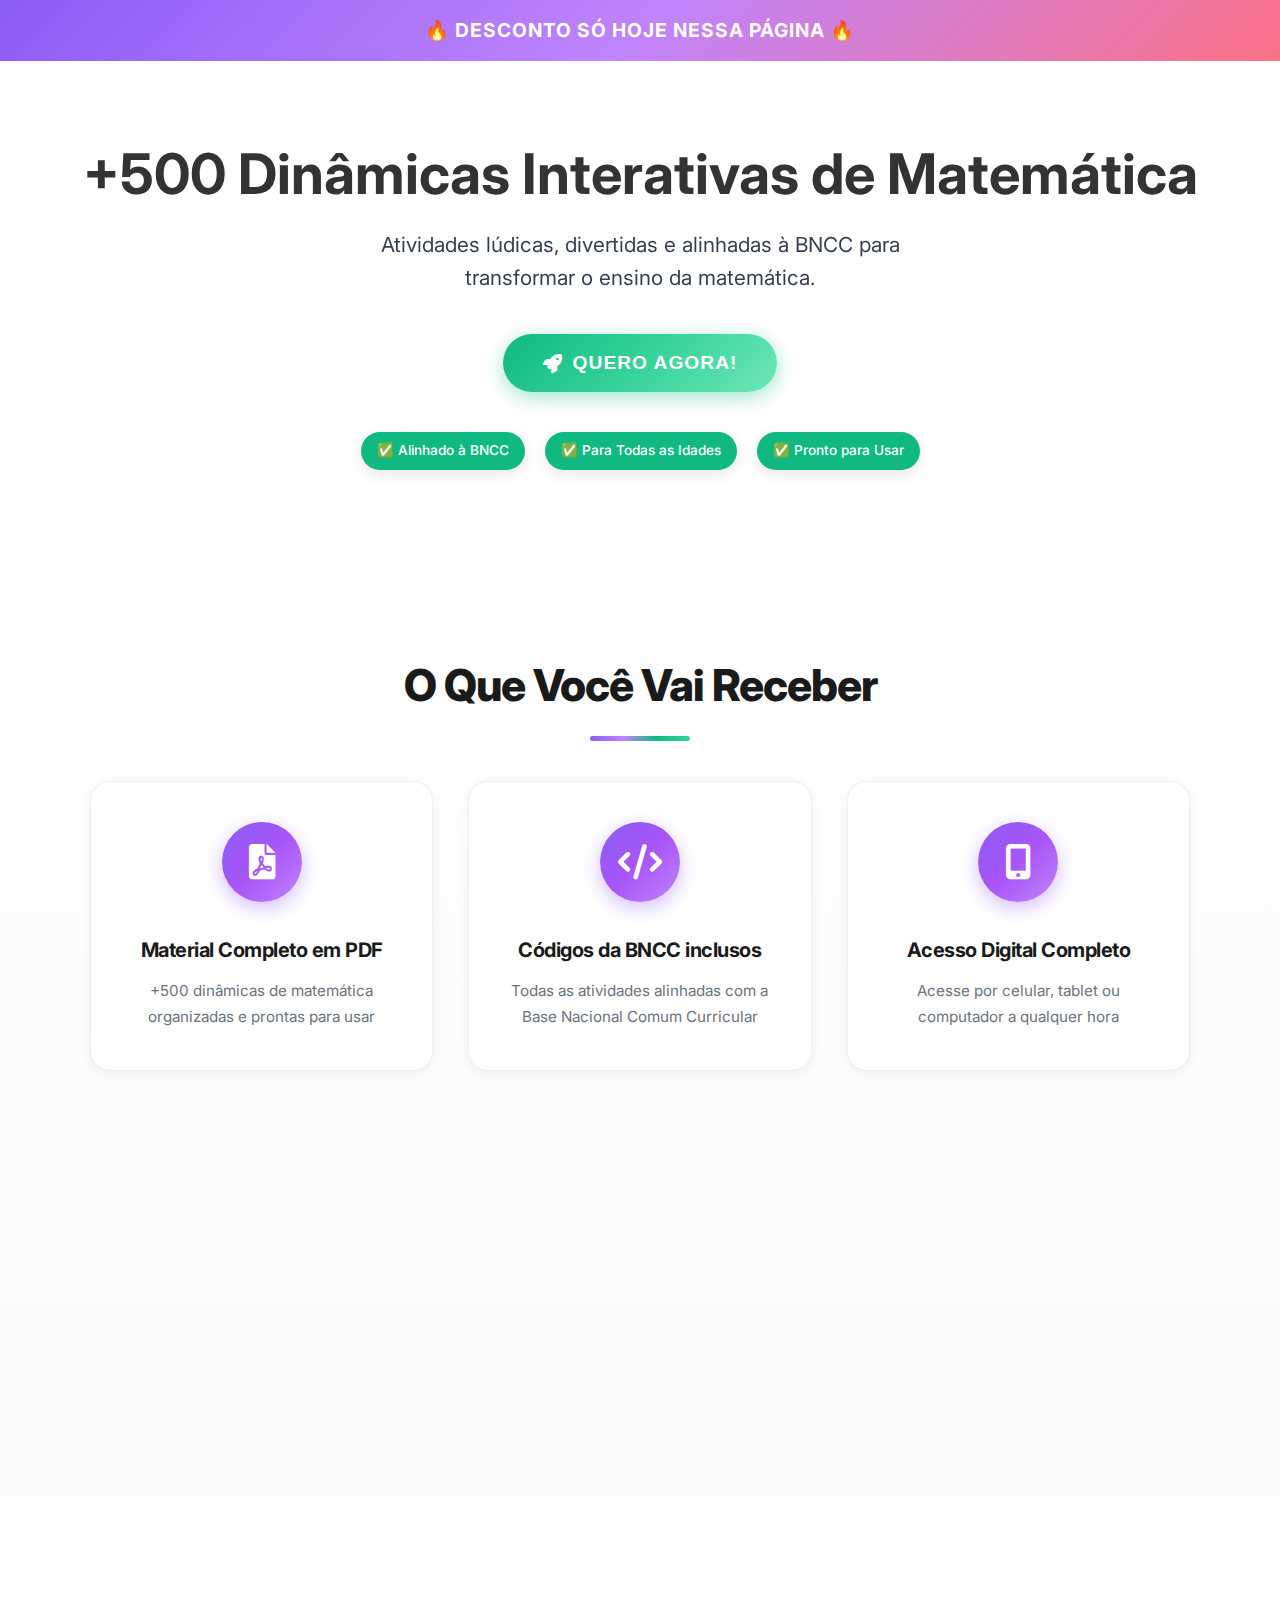
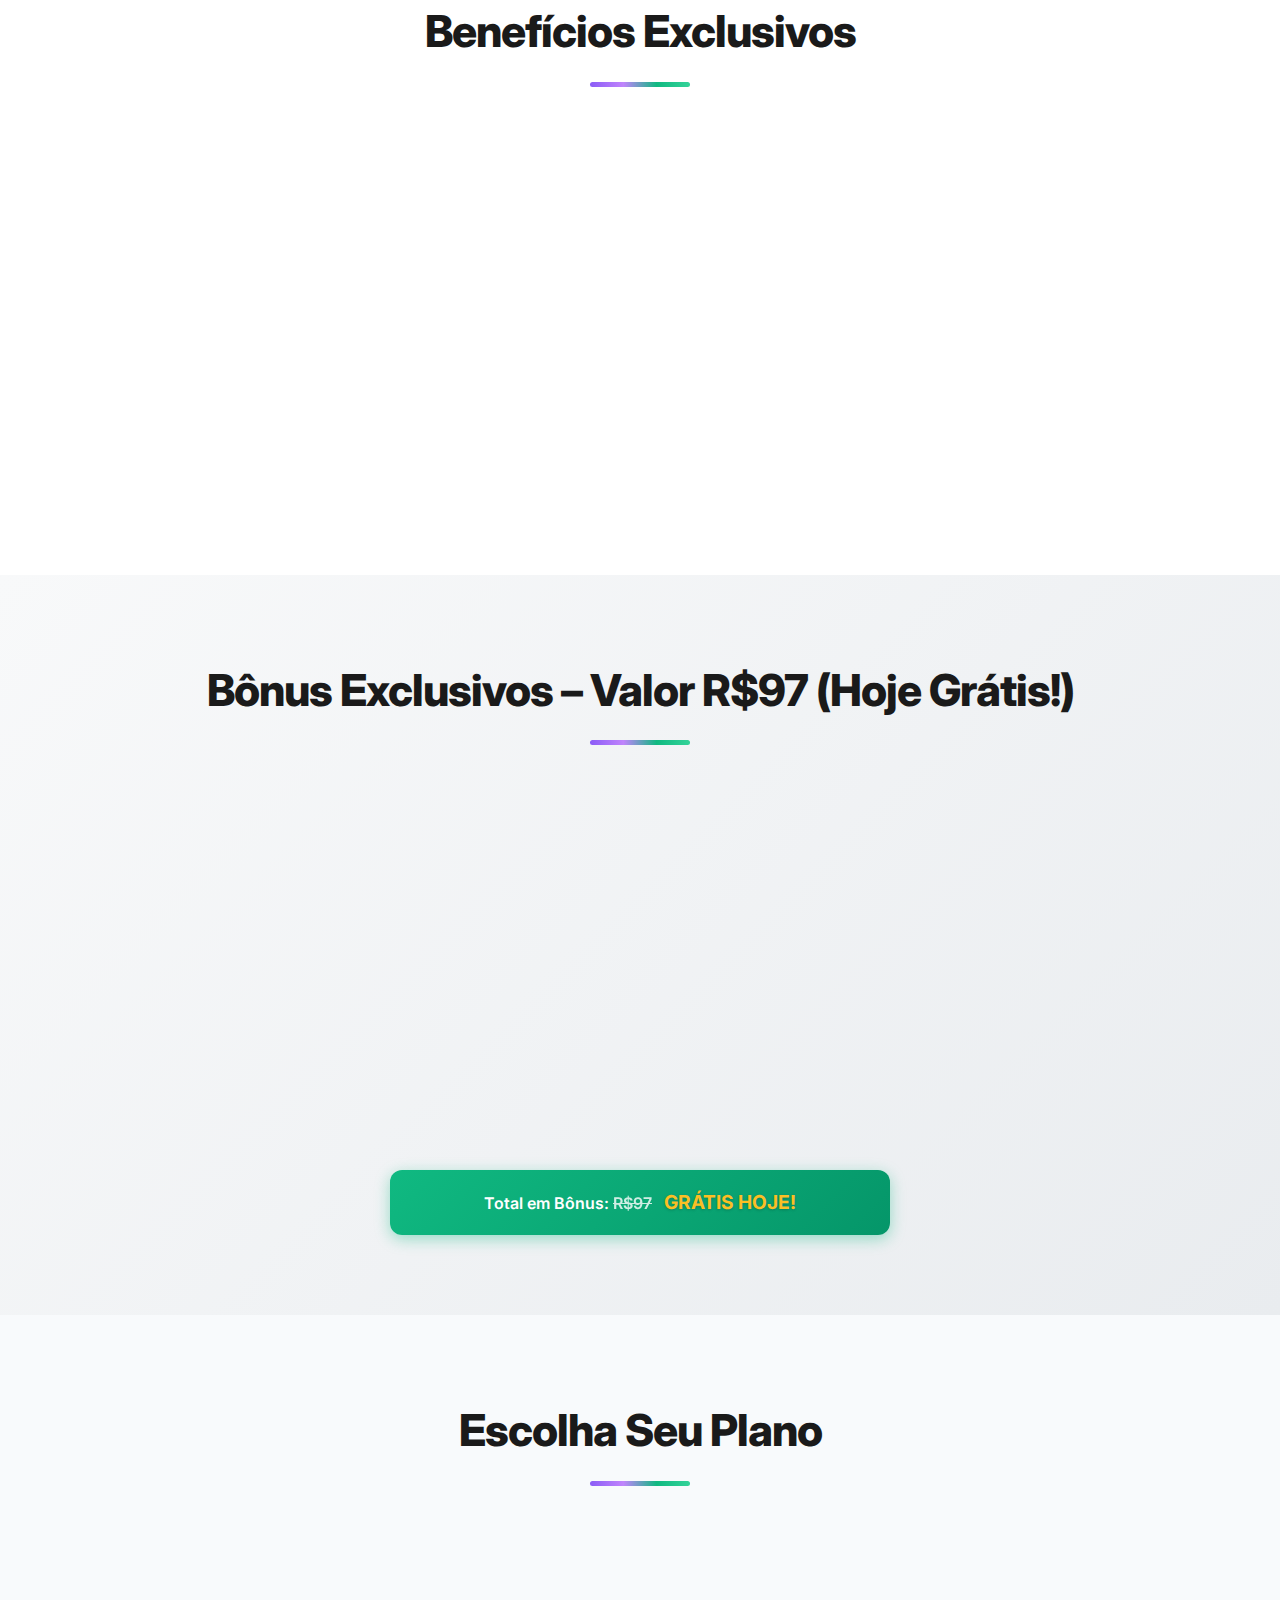
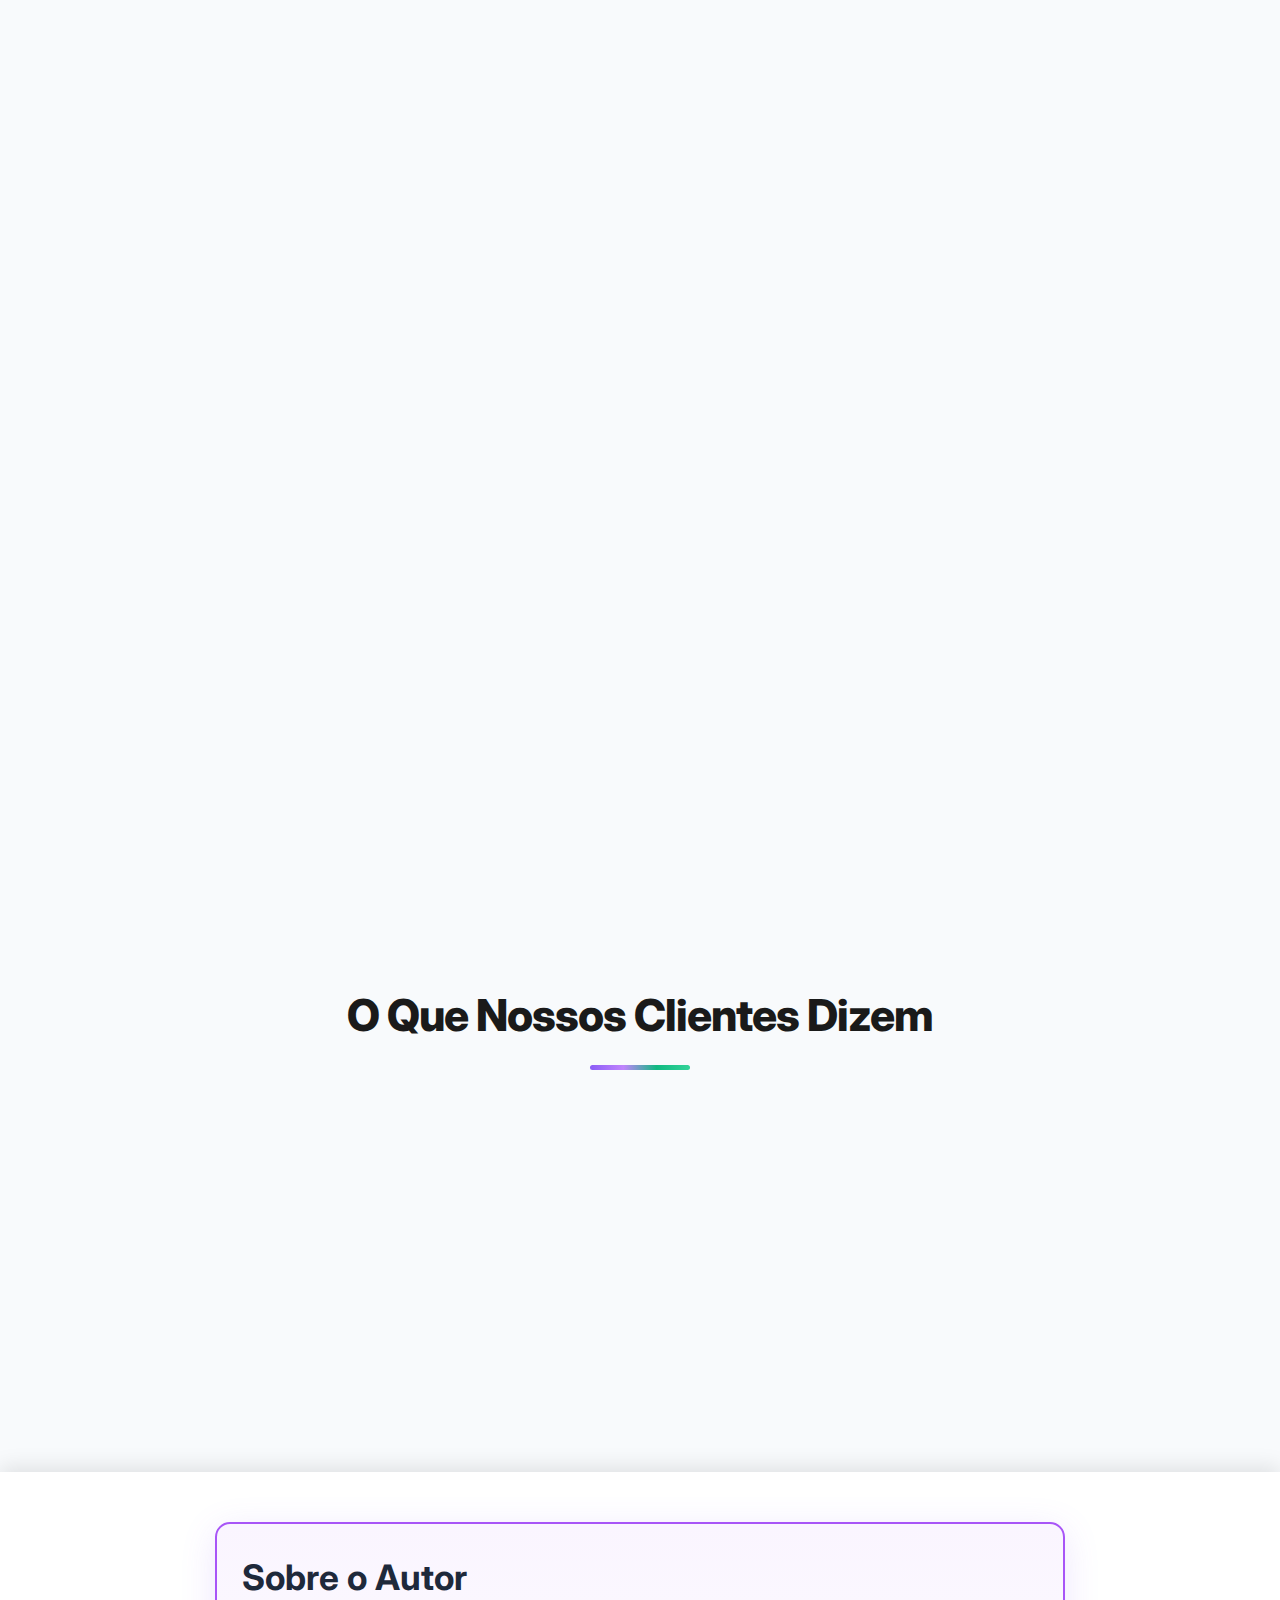
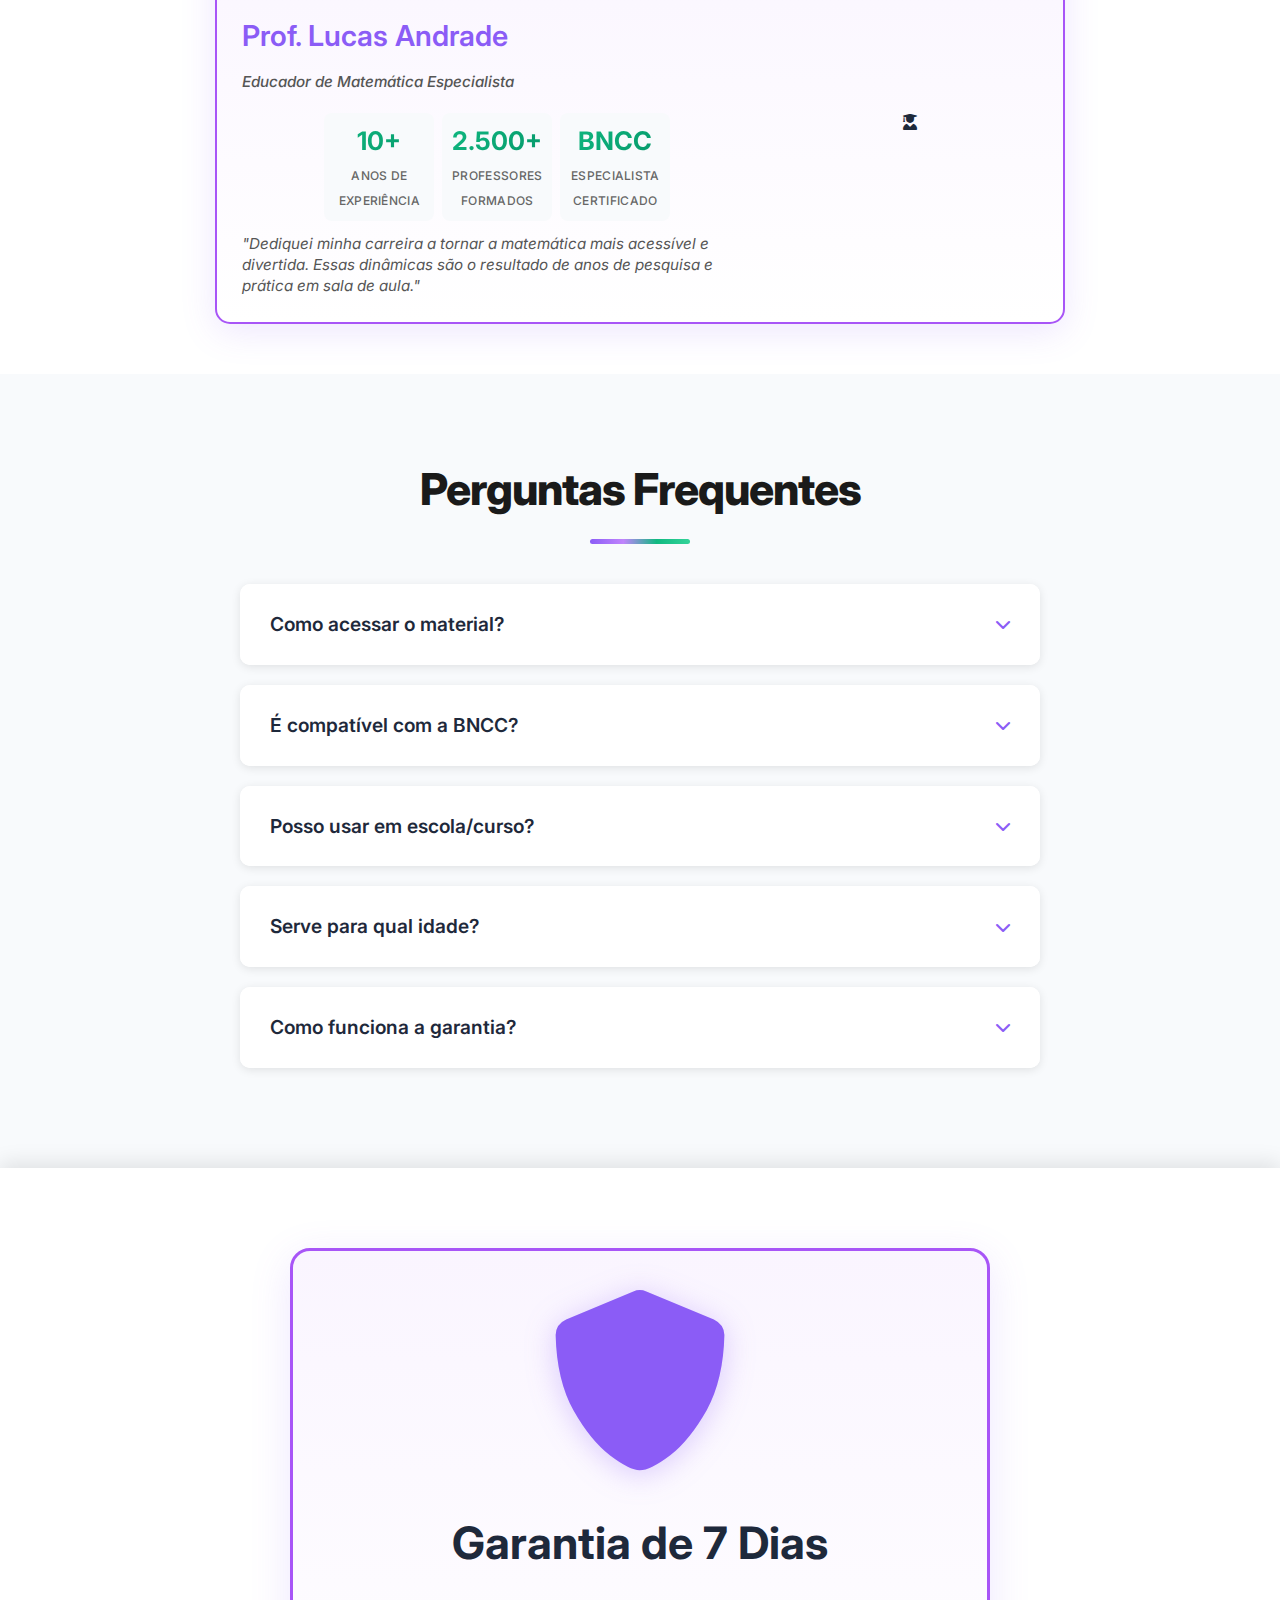
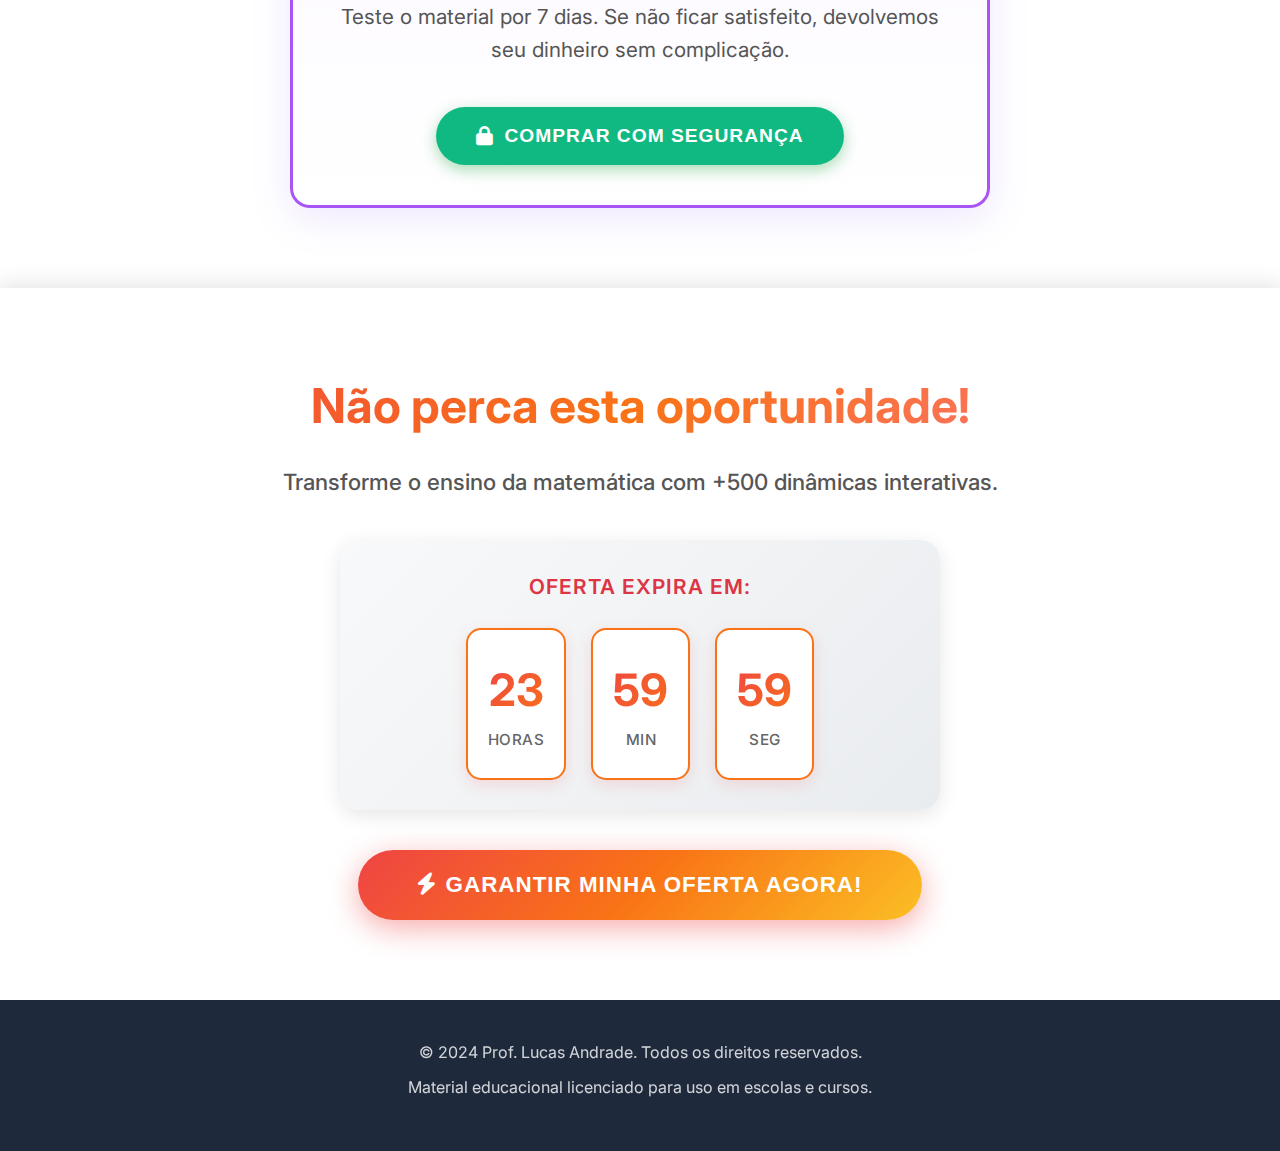
<file: index.html>
<!DOCTYPE html>
<html lang="pt-BR">
<head>
    <meta charset="UTF-8">
    <meta name="viewport" content="width=device-width, initial-scale=1.0">
    <title>+500 Dinâmicas Interativas de Matemática - Oferta Especial</title>
    <link rel="stylesheet" href="style.css">
    <link href="https://cdnjs.cloudflare.com/ajax/libs/font-awesome/6.0.0/css/all.min.css" rel="stylesheet">
    <link href="https://fonts.googleapis.com/css2?family=Inter:wght@300;400;500;600;700&display=swap" rel="stylesheet">
</head>
<body>
    <!-- Topo com aviso de urgência -->
    <div class="urgency-banner">
        <div class="container">
            <h2 class="urgency-text">🔥 DESCONTO SÓ HOJE NESSA PÁGINA 🔥</h2>
        </div>
    </div>

    <!-- Hero Section -->
    <section class="hero">
        <div class="container">
            <div class="hero-content">
                <h1 class="hero-title">+500 Dinâmicas Interativas de Matemática</h1>
                <p class="hero-subtitle">Atividades lúdicas, divertidas e alinhadas à BNCC para transformar o ensino da matemática.</p>
                <button class="cta-button hero-cta" onclick="scrollToPlans()">
                    <i class="fas fa-rocket"></i> QUERO AGORA!
                </button>
                <div class="hero-badges">
                    <div class="badge">✅ Alinhado à BNCC</div>
                    <div class="badge">✅ Para Todas as Idades</div>
                    <div class="badge">✅ Pronto para Usar</div>
                </div>
            </div>
        </div>
    </section>

    <!-- O Que Você Vai Receber -->
    <section class="what-you-get">
        <div class="container">
            <h2 class="section-title">O Que Você Vai Receber</h2>
            <div class="benefits-grid">
                <div class="benefit-card">
                    <i class="fas fa-file-pdf benefit-icon"></i>
                    <h3>Material Completo em PDF</h3>
                    <p>+500 dinâmicas de matemática organizadas e prontas para usar</p>
                </div>
                <div class="benefit-card">
                    <i class="fas fa-code benefit-icon"></i>
                    <h3>Códigos da BNCC inclusos</h3>
                    <p>Todas as atividades alinhadas com a Base Nacional Comum Curricular</p>
                </div>
                <div class="benefit-card">
                    <i class="fas fa-mobile-alt benefit-icon"></i>
                    <h3>Acesso Digital Completo</h3>
                    <p>Acesse por celular, tablet ou computador a qualquer hora</p>
                </div>
                <div class="benefit-card">
                    <i class="fas fa-print benefit-icon"></i>
                    <h3>Pronto para Imprimir</h3>
                    <p>Material formatado para impressão em qualquer tamanho</p>
                </div>
            </div>
        </div>
    </section>

    <!-- Benefícios Exclusivos -->
    <section class="exclusive-benefits">
        <div class="container">
            <h2 class="section-title">Benefícios Exclusivos</h2>
            <div class="exclusive-grid">
                <div class="exclusive-card">
                    <i class="fas fa-users exclusive-icon"></i>
                    <h3>Para Todas as Idades</h3>
                    <p>Atividades adaptadas desde educação infantil até ensino médio</p>
                </div>
                <div class="exclusive-card">
                    <i class="fas fa-check-circle exclusive-icon"></i>
                    <h3>100% Compatível BNCC</h3>
                    <p>Todas as dinâmicas seguem rigorosamente a Base Nacional</p>
                </div>
                <div class="exclusive-card">
                    <i class="fas fa-sync-alt exclusive-icon"></i>
                    <h3>Atualizações Mensais</h3>
                    <p>Novas dinâmicas adicionadas todo mês sem custo extra</p>
                </div>
                <div class="exclusive-card">
                    <i class="fas fa-gamepad exclusive-icon"></i>
                    <h3>Aprendizado Divertido</h3>
                    <p>Metodologia lúdica que engaja e motiva os alunos</p>
                </div>
            </div>
        </div>
    </section>

    <!-- Bônus Exclusivos -->
    <section class="bonus-section">
        <div class="container">
            <h2 class="section-title">Bônus Exclusivos – Valor R$97 (Hoje Grátis!)</h2>
            <div class="bonus-grid">
                <div class="bonus-card">
                    <div class="bonus-value">R$27</div>
                    <i class="fas fa-certificate bonus-icon"></i>
                    <h3>Certificado de Matemática</h3>
                    <p>Certificado oficial para comprovar sua especialização</p>
                </div>
                <div class="bonus-card">
                    <div class="bonus-value">R$37</div>
                    <i class="fas fa-puzzle-piece bonus-icon"></i>
                    <h3>Jogos Interativos de Matemática</h3>
                    <p>Coleção completa de jogos digitais educativos</p>
                </div>
                <div class="bonus-card">
                    <div class="bonus-value">R$33</div>
                    <i class="fas fa-question-circle bonus-icon"></i>
                    <h3>100 Perguntas de Matemática</h3>
                    <p>Banco de questões para avaliações e exercícios</p>
                </div>
            </div>
            <div class="total-bonus">
                <h3>Total em Bônus: <span class="line-through">R$97</span> <span class="free">GRÁTIS HOJE!</span></h3>
            </div>
        </div>
    </section>

    <!-- Planos de Oferta -->
    <section class="pricing-plans" id="plans">
        <div class="container">
            <h2 class="section-title">Escolha Seu Plano</h2>
            <div class="plans-grid">
                <div class="plan-card basic">
                    <h3>Plano Básico</h3>
                    <div class="price">
                        <span class="old-price">R$97</span>
                        <span class="new-price">R$10,00</span>
                        <span class="period">pagamento único</span>
                        <div class="savings-amount">Você economiza R$87,00</div>
                    </div>
                    <ul class="plan-features">
                        <li><i class="fas fa-check"></i> +500 Dinâmicas de Matemática PDF</li>
                        <li><i class="fas fa-check"></i> Compatível com BNCC</li>
                        <li><i class="fas fa-check"></i> Acesso digital</li>
                        <li><i class="fas fa-check"></i> Garantia de 7 dias</li>
                    </ul>
                    <button class="plan-button basic-button">ESCOLHER BÁSICO</button>
                </div>
                <div class="plan-card premium popular">
                    <div class="popular-badge">MAIS POPULAR</div>
                    <h3>Plano Premium</h3>
                    <div class="price">
                        <span class="old-price">R$256</span>
                        <span class="new-price">R$27,00</span>
                        <span class="period">pagamento único</span>
                        <div class="savings-amount">Você economiza R$229,00 + R$97 em bônus</div>
                    </div>
                    <div class="premium-social-proof">
                        <p class="purchase-count">+1736 pessoas escolheram essa oferta</p>
                    </div>
                    <ul class="plan-features">
                        <li><i class="fas fa-check"></i> +500 Dinâmicas de Matemática PDF</li>
                        <li><i class="fas fa-check"></i> Compatível com BNCC</li>
                        <li><i class="fas fa-check"></i> Acesso digital</li>
                        <li class="bonus-item"><i class="fas fa-gift"></i> BÔNUS: Certificado de Matemática</li>
                        <li class="bonus-item"><i class="fas fa-gift"></i> BÔNUS: Jogos Interativos de Matemática</li>
                        <li class="bonus-item"><i class="fas fa-gift"></i> BÔNUS: 100 Perguntas de Matemática</li>
                        <li><i class="fas fa-check"></i> Atualizações mensais</li>
                        <li><i class="fas fa-check"></i> Suporte prioritário</li>
                        <li><i class="fas fa-check"></i> Garantia de 7 dias</li>
                    </ul>
                    <button class="plan-button premium-button">ESCOLHER PREMIUM</button>
                </div>
            </div>
        </div>
    </section>

    <!-- Depoimentos -->
    <section class="testimonials">
        <div class="container">
            <h2 class="section-title">O Que Nossos Clientes Dizem</h2>
            <div class="testimonials-grid">
                <div class="testimonial-card">
                    <div class="stars">★★★★★</div>
                    <p>"As dinâmicas transformaram minhas aulas! Meus alunos nunca estiveram tão engajados com matemática. Material excepcional!"</p>
                    <div class="testimonial-author">
                        <i class="fas fa-user-circle"></i>
                        <div>
                            <strong>Prof. Ana Silva</strong>
                            <span>Professora de Matemática - SP</span>
                        </div>
                    </div>
                </div>
                <div class="testimonial-card">
                    <div class="stars">★★★★★</div>
                    <p>"Meu filho sempre teve dificuldades em matemática. Com essas atividades, ele começou a gostar da matéria. Recomendo!"</p>
                    <div class="testimonial-author">
                        <i class="fas fa-user-circle"></i>
                        <div>
                            <strong>Carlos Santos</strong>
                            <span>Pai de Aluno - RJ</span>
                        </div>
                    </div>
                </div>
                <div class="testimonial-card">
                    <div class="stars">★★★★★</div>
                    <p>"Implementamos na nossa escola e os resultados foram incríveis. Os professores adoraram e os alunos melhoraram muito!"</p>
                    <div class="testimonial-author">
                        <i class="fas fa-user-circle"></i>
                        <div>
                            <strong>Marisa Oliveira</strong>
                            <span>Coordenadora Escolar - MG</span>
                        </div>
                    </div>
                </div>
            </div>
        </div>
    </section>

    <!-- Sobre o Autor -->
    <section class="about-author">
        <div class="container">
            <div class="author-content">
                <div class="author-info">
                    <h2>Sobre o Autor</h2>
                    <h3>Prof. Lucas Andrade</h3>
                    <p class="author-title">Educador de Matemática Especialista</p>
                    <div class="author-stats">
                        <div class="stat">
                            <strong>10+</strong>
                            <span>Anos de Experiência</span>
                        </div>
                        <div class="stat">
                            <strong>2.500+</strong>
                            <span>Professores Formados</span>
                        </div>
                        <div class="stat">
                            <strong>BNCC</strong>
                            <span>Especialista Certificado</span>
                        </div>
                    </div>
                    <p>"Dediquei minha carreira a tornar a matemática mais acessível e divertida. Essas dinâmicas são o resultado de anos de pesquisa e prática em sala de aula."</p>
                </div>
                <div class="author-image">
                    <i class="fas fa-user-graduate"></i>
                </div>
            </div>
        </div>
    </section>

    <!-- FAQ -->
    <section class="faq">
        <div class="container">
            <h2 class="section-title">Perguntas Frequentes</h2>
            <div class="faq-list">
                <div class="faq-item">
                    <div class="faq-question" onclick="toggleFaq(this)">
                        <h3>Como acessar o material?</h3>
                        <i class="fas fa-chevron-down"></i>
                    </div>
                    <div class="faq-answer">
                        <p>Após a compra, você receberá um link para download por email. O material estará disponível em PDF para acesso imediato.</p>
                    </div>
                </div>
                <div class="faq-item">
                    <div class="faq-question" onclick="toggleFaq(this)">
                        <h3>É compatível com a BNCC?</h3>
                        <i class="fas fa-chevron-down"></i>
                    </div>
                    <div class="faq-answer">
                        <p>Sim! Todas as 500+ dinâmicas foram desenvolvidas seguindo rigorosamente a Base Nacional Comum Curricular, com códigos específicos inclusos.</p>
                    </div>
                </div>
                <div class="faq-item">
                    <div class="faq-question" onclick="toggleFaq(this)">
                        <h3>Posso usar em escola/curso?</h3>
                        <i class="fas fa-chevron-down"></i>
                    </div>
                    <div class="faq-answer">
                        <p>Absolutamente! O material é licenciado para uso educacional em escolas, cursos e aulas particulares sem restrições.</p>
                    </div>
                </div>
                <div class="faq-item">
                    <div class="faq-question" onclick="toggleFaq(this)">
                        <h3>Serve para qual idade?</h3>
                        <i class="fas fa-chevron-down"></i>
                    </div>
                    <div class="faq-answer">
                        <p>O material abrange desde educação infantil até ensino médio, com atividades adaptadas para cada faixa etária e nível de conhecimento.</p>
                    </div>
                </div>
                <div class="faq-item">
                    <div class="faq-question" onclick="toggleFaq(this)">
                        <h3>Como funciona a garantia?</h3>
                        <i class="fas fa-chevron-down"></i>
                    </div>
                    <div class="faq-answer">
                        <p>Oferecemos 7 dias de garantia total. Se não ficar satisfeito, devolvemos 100% do seu dinheiro sem perguntas.</p>
                    </div>
                </div>
            </div>
        </div>
    </section>

    <!-- Garantia -->
    <section class="guarantee">
        <div class="container">
            <div class="guarantee-content">
                <div class="guarantee-badge">
                    <i class="fas fa-shield-alt"></i>
                </div>
                <h2>Garantia de 7 Dias</h2>
                <p>Teste o material por 7 dias. Se não ficar satisfeito, devolvemos seu dinheiro sem complicação.</p>
                <button class="cta-button guarantee-cta" onclick="scrollToPlans()">
                    <i class="fas fa-lock"></i> COMPRAR COM SEGURANÇA
                </button>
            </div>
        </div>
    </section>

    <!-- Seção Final de Urgência -->
    <section class="final-urgency">
        <div class="container">
            <h2>Não perca esta oportunidade!</h2>
            <p>Transforme o ensino da matemática com +500 dinâmicas interativas.</p>
            <div class="urgency-timer">
                <div class="timer-text">Oferta expira em:</div>
                <div class="countdown" id="countdown">
                    <div class="time-unit">
                        <span class="time-number" id="hours">23</span>
                        <span class="time-label">Horas</span>
                    </div>
                    <div class="time-unit">
                        <span class="time-number" id="minutes">59</span>
                        <span class="time-label">Min</span>
                    </div>
                    <div class="time-unit">
                        <span class="time-number" id="seconds">59</span>
                        <span class="time-label">Seg</span>
                    </div>
                </div>
            </div>
            <button class="cta-button final-cta" onclick="scrollToPlans()">
                <i class="fas fa-bolt"></i> GARANTIR MINHA OFERTA AGORA!
            </button>
        </div>
    </section>

    <!-- Footer -->
    <footer class="footer">
        <div class="container">
            <p>&copy; 2024 Prof. Lucas Andrade. Todos os direitos reservados.</p>
            <p>Material educacional licenciado para uso em escolas e cursos.</p>
        </div>
    </footer>

    <script src="script.js"></script>
</body>
</html>
</file>
<file: style.css>
/* Reset e Configurações Básicas */
* {
    margin: 0;
    padding: 0;
    box-sizing: border-box;
}

body {
    font-family: 'Inter', Arial, sans-serif;
    line-height: 1.6;
    color: #333;
    overflow-x: hidden;
}

.container {
    max-width: 1200px;
    margin: 0 auto;
    padding: 0 20px;
}

/* Cores Principais - Tema Yoga */
:root {
    --primary-blue: #8B5CF6;
    --primary-green: #10B981;
    --dark-blue: #7C3AED;
    --dark-green: #059669;
    --light-gray: #f8fafc;
    --dark-gray: #1e293b;
    --border-color: #e2e8f0;
    --yoga-purple: #A855F7;
    --yoga-sage: #34D399;
    --yoga-lavender: #C084FC;
    --yoga-coral: #FB7185;
    --yoga-gold: #FBBF24;
}

/* Animações */
@keyframes fadeInUp {
    from {
        opacity: 0;
        transform: translateY(30px);
    }
    to {
        opacity: 1;
        transform: translateY(0);
    }
}

@keyframes pulse {
    0% { transform: scale(1); }
    50% { transform: scale(1.05); }
    100% { transform: scale(1); }
}

@keyframes pulseSoft {
    0% { transform: scale(1); }
    50% { transform: scale(1.05); }
    100% { transform: scale(1); }
}

@keyframes bounce {
    0%, 20%, 50%, 80%, 100% {
        transform: translateY(0);
    }
    40% {
        transform: translateY(-10px);
    }
    60% {
        transform: translateY(-5px);
    }
}

/* Topo com Aviso de Urgência */
.urgency-banner {
    background: linear-gradient(135deg, #8B5CF6 0%, #C084FC 50%, #FB7185 100%);
    color: white;
    text-align: center;
    padding: 15px 0;
    position: relative;
    box-shadow: 0 4px 15px rgba(139, 92, 246, 0.3);
}

.urgency-text {
    font-size: 1.2rem;
    font-weight: 700;
    text-transform: uppercase;
    letter-spacing: 1px;
}

/* Hero Section */
.hero {
    background: white;
    color: var(--dark-gray);
    padding: 80px 0;
    text-align: center;
    position: relative;
    overflow: hidden;
}

.hero::before {
    content: '';
    position: absolute;
    top: 0;
    left: 0;
    right: 0;
    bottom: 0;
    background: url('data:image/svg+xml,<svg xmlns="http://www.w3.org/2000/svg" viewBox="0 0 100 100"><defs><pattern id="grid" width="10" height="10" patternUnits="userSpaceOnUse"><path d="M 10 0 L 0 0 0 10" fill="none" stroke="rgba(255,255,255,0.1)" stroke-width="1"/></pattern></defs><rect width="100" height="100" fill="url(%23grid)"/></svg>');
    opacity: 0.1;
}

.hero-content {
    position: relative;
    z-index: 2;
    animation: fadeInUp 1s ease;
}

.hero-title {
    font-size: 3.5rem;
    font-weight: 700;
    margin-bottom: 20px;
    line-height: 1.2;
    color: #333;
}

.number-500 {
    color: #A855F7;
    font-weight: 800;
    text-shadow: 0 2px 10px rgba(168, 85, 247, 0.3);
}

.bonus-text {
    color: var(--primary-green);
    font-weight: 800;
}

@keyframes gradient-shift {
    0%, 100% { background-position: 0% 50%; }
    50% { background-position: 100% 50%; }
}

@keyframes pulse-glow {
    from { 
        filter: brightness(1) saturate(1); 
        transform: scale(1);
    }
    to { 
        filter: brightness(1.2) saturate(1.3); 
        transform: scale(1.02);
    }
}

.hero-subtitle {
    font-size: 1.3rem;
    margin-bottom: 40px;
    opacity: 0.9;
    max-width: 600px;
    margin-left: auto;
    margin-right: auto;
}

.video-card {
    max-width: 350px;
    margin: 0 auto 40px;
    background: linear-gradient(145deg, #1a1a2e 0%, #16213e 50%, #0f0f23 100%);
    border-radius: 20px;
    padding: 15px;
    box-shadow: 0 20px 60px rgba(0,0,0,0.4), 0 0 0 1px rgba(255,255,255,0.05);
}

.video-card-inner {
    position: relative;
    border-radius: 12px;
    overflow: hidden;
    cursor: pointer;
    background: #000;
}

.video-poster {
    width: 100%;
    height: auto;
    display: block;
    border-radius: 12px;
}

.video-card video {
    width: 100%;
    height: auto;
    border-radius: 12px;
    display: block;
    background: #000;
}

.video-card iframe {
    border-radius: 12px;
}

.video-wrapper {
    max-width: 350px;
    margin: 0 auto 30px auto;
}

.play-overlay {
    position: absolute;
    top: 0;
    left: 0;
    right: 0;
    bottom: 0;
    display: flex;
    align-items: center;
    justify-content: center;
    background: rgba(0,0,0,0.3);
    transition: background 0.3s ease;
}

.video-card-inner:hover .play-overlay {
    background: rgba(0,0,0,0.4);
}

.play-icon {
    width: 70px;
    height: 70px;
    background: rgba(255,255,255,0.95);
    border-radius: 50%;
    display: flex;
    align-items: center;
    justify-content: center;
    transition: all 0.3s ease;
    box-shadow: 0 5px 30px rgba(0,0,0,0.3);
}

.play-icon i {
    color: #1a1a2e;
    font-size: 24px;
    margin-left: 4px;
}

.video-card-inner:hover .play-icon {
    transform: scale(1.1);
    box-shadow: 0 8px 40px rgba(0,0,0,0.4);
}

.play-overlay.hidden {
    display: none;
}

.video-caption {
    text-align: center;
    color: rgba(255,255,255,0.8);
    font-size: 0.95rem;
    margin-top: 15px;
    margin-bottom: 0;
}

.cta-button {
    background: linear-gradient(135deg, #10B981 0%, #34D399 50%, #6EE7B7 100%);
    color: white;
    border: none;
    padding: 18px 40px;
    font-size: 1.2rem;
    font-weight: 600;
    border-radius: 50px;
    cursor: pointer;
    transition: all 0.3s ease;
    text-transform: uppercase;
    letter-spacing: 1px;
    box-shadow: 0 5px 20px rgba(16, 185, 129, 0.4);
    display: inline-flex;
    align-items: center;
    gap: 10px;
    animation: pulseSoft 2s ease-in-out infinite;
}

.cta-button:hover {
    background: linear-gradient(135deg, #059669 0%, #10B981 100%);
    transform: translateY(-3px);
    box-shadow: 0 10px 30px rgba(16, 185, 129, 0.5);
}

.hero-cta {
    margin-bottom: 40px;
    animation: bounce 2s infinite;
}

.hero-badges {
    display: flex;
    justify-content: center;
    gap: 20px;
    flex-wrap: wrap;
}

.badge {
    background: var(--primary-green);
    color: white;
    padding: 8px 16px;
    border-radius: 20px;
    font-size: 0.85rem;
    font-weight: 500;
    box-shadow: 0 4px 15px rgba(0,0,0,0.1);
    transition: all 0.3s ease;
}

.badge:hover {
    transform: translateY(-2px);
    box-shadow: 0 8px 25px rgba(0,0,0,0.2);
}

/* Seções Gerais */
.about-author {
    padding: 50px 0;
}

section {
    padding: 80px 0;
}

.section-title {
    text-align: center;
    font-size: 2.75rem;
    font-weight: 800;
    margin-bottom: 60px;
    color: #1a1a1a;
    position: relative;
    letter-spacing: -1px;
}

.section-title::after {
    content: '';
    width: 100px;
    height: 5px;
    background: linear-gradient(90deg, #8B5CF6, #C084FC, #10B981, #34D399);
    position: absolute;
    bottom: -20px;
    left: 50%;
    transform: translateX(-50%);
    border-radius: 10px;
}

/* O Que Você Vai Receber */
.what-you-get {
    background: linear-gradient(180deg, #ffffff 0%, #f8f9fa 100%);
    padding: 100px 0;
}

.benefits-grid {
    display: grid;
    grid-template-columns: repeat(auto-fit, minmax(260px, 1fr));
    gap: 35px;
    max-width: 1100px;
    margin: 0 auto;
}

.benefit-card {
    background: #ffffff;
    padding: 40px 30px;
    border-radius: 20px;
    text-align: center;
    box-shadow: 0 2px 12px rgba(0,0,0,0.05);
    transition: all 0.3s ease;
    border: 1px solid rgba(0,0,0,0.06);
    position: relative;
}

.benefit-card:hover {
    transform: translateY(-5px);
    box-shadow: 0 8px 25px rgba(0,0,0,0.08);
}

.benefit-icon {
    font-size: 2.2rem;
    color: white;
    margin: 0 auto 25px;
    background: linear-gradient(135deg, #8B5CF6 0%, #A855F7 50%, #C084FC 100%);
    width: 80px;
    height: 80px;
    border-radius: 50%;
    display: flex;
    align-items: center;
    justify-content: center;
    transition: all 0.3s ease;
    box-shadow: 0 6px 20px rgba(139, 92, 246, 0.4);
    line-height: 1;
    position: relative;
}

.benefit-icon::before {
    position: absolute;
    top: 50%;
    left: 50%;
    transform: translate(-50%, -50%);
}

.benefit-card:hover .benefit-icon {
    transform: translateY(-3px) scale(1.08);
    box-shadow: 0 8px 25px rgba(139, 92, 246, 0.5);
}

.benefit-card h3 {
    font-size: 1.25rem;
    font-weight: 700;
    margin-bottom: 12px;
    color: #1a1a1a;
    transition: color 0.3s ease;
    letter-spacing: -0.5px;
}

.benefit-card:hover h3 {
    color: var(--primary-blue);
}

.benefit-card p {
    color: #6b7280;
    line-height: 1.7;
    font-size: 0.95rem;
    font-weight: 400;
}

/* Benefícios Exclusivos */
.exclusive-benefits {
    padding: 100px 0;
    background: #ffffff;
}

.exclusive-grid {
    display: grid;
    grid-template-columns: repeat(auto-fit, minmax(240px, 1fr));
    gap: 35px;
    max-width: 1100px;
    margin: 0 auto;
}

.exclusive-card {
    text-align: center;
    padding: 40px 30px;
    border-radius: 20px;
    transition: all 0.3s ease;
    background: #ffffff;
    box-shadow: 0 2px 12px rgba(0,0,0,0.05);
    border: 1px solid rgba(0,0,0,0.06);
    position: relative;
}

.exclusive-card:hover {
    transform: translateY(-5px);
    box-shadow: 0 8px 25px rgba(0,0,0,0.08);
}

.exclusive-icon {
    font-size: 2.2rem;
    color: white;
    margin: 0 auto 25px;
    background: linear-gradient(135deg, #10B981 0%, #34D399 50%, #6EE7B7 100%);
    width: 80px;
    height: 80px;
    border-radius: 50%;
    display: flex;
    align-items: center;
    justify-content: center;
    transition: all 0.3s ease;
    box-shadow: 0 6px 20px rgba(16, 185, 129, 0.4);
    line-height: 1;
    position: relative;
}

.exclusive-icon::before {
    position: absolute;
    top: 50%;
    left: 50%;
    transform: translate(-50%, -50%);
}

.exclusive-card:hover .exclusive-icon {
    transform: translateY(-3px) scale(1.08);
    box-shadow: 0 8px 25px rgba(16, 185, 129, 0.5);
}

.exclusive-card h3 {
    font-size: 1.25rem;
    font-weight: 700;
    margin-bottom: 12px;
    color: #1a1a1a;
    transition: color 0.3s ease;
    letter-spacing: -0.5px;
}

.exclusive-card:hover h3 {
    color: var(--primary-green);
}

.exclusive-card p {
    color: #6b7280;
    line-height: 1.7;
    font-size: 0.95rem;
    font-weight: 400;
}

/* Bônus Section */
.bonus-section {
    background: linear-gradient(135deg, #f8f9fa, #e9ecef);
}

.bonus-grid {
    display: grid;
    grid-template-columns: repeat(auto-fit, minmax(300px, 1fr));
    gap: 30px;
    margin-bottom: 40px;
}

.bonus-card {
    background: linear-gradient(180deg, #ecfdf5 0%, #ffffff 100%);
    padding: 40px 30px;
    border-radius: 20px;
    text-align: center;
    position: relative;
    box-shadow: 0 4px 15px rgba(16, 185, 129, 0.15);
    border: 2px solid #34D399;
    transition: all 0.3s ease;
    overflow: visible;
}

.bonus-card:hover {
    transform: translateY(-8px);
    box-shadow: 0 12px 35px rgba(16, 185, 129, 0.25);
    border-color: #10B981;
}

.bonus-value {
    color: #EF4444;
    font-weight: 700;
    font-size: 1.2rem;
    text-decoration: line-through;
    margin: 10px 0;
    display: block;
}

.bonus-icon {
    font-size: 3rem;
    color: var(--primary-green);
    margin-bottom: 20px;
}

.bonus-image {
    margin-bottom: 20px;
    display: flex;
    justify-content: center;
    align-items: center;
}

.bonus-image img {
    max-width: 100%;
    width: 320px;
    height: 240px;
    object-fit: cover;
    border-radius: 15px;
    box-shadow: 0 4px 15px rgba(0,0,0,0.1);
    transition: transform 0.3s ease;
}

.bonus-image img:hover {
    transform: scale(1.05);
}

.bonus-card h3 {
    font-size: 1.3rem;
    font-weight: 700;
    margin-bottom: 5px;
    margin-top: 20px;
    color: var(--dark-gray);
}

.bonus-card p {
    color: #666;
    line-height: 1.6;
}

.total-bonus {
    text-align: center;
    padding: 18px 25px;
    background: linear-gradient(135deg, #10B981 0%, #059669 100%);
    color: white;
    border-radius: 12px;
    font-size: 1rem;
    max-width: 500px;
    margin: 0 auto;
    box-shadow: 0 4px 15px rgba(16, 185, 129, 0.4);
}

.total-bonus h3 {
    font-size: 1rem;
    font-weight: 600;
    margin: 0;
    line-height: 1.5;
}

.line-through {
    text-decoration: line-through;
    opacity: 0.8;
    font-size: 1rem;
}

.free {
    font-weight: 700;
    font-size: 1.2rem;
    color: #FBBF24;
    margin-left: 8px;
    text-shadow: 0 1px 3px rgba(0,0,0,0.2);
}

/* Cronômetro dos Planos */
.plans-timer {
    text-align: center;
    margin-bottom: 40px;
    padding: 20px 25px;
    background: linear-gradient(135deg, #EF4444 0%, #F97316 50%, #FB7185 100%);
    border-radius: 16px;
    max-width: 480px;
    margin-left: auto;
    margin-right: auto;
    box-shadow: 0 4px 20px rgba(239, 68, 68, 0.35);
}

.plans-timer .timer-text {
    font-size: 0.95rem;
    margin-bottom: 15px;
    font-weight: 600;
    color: white;
    text-transform: uppercase;
    letter-spacing: 0.5px;
}

.countdown-plans {
    display: flex;
    justify-content: center;
    gap: 15px;
    margin-bottom: 0;
}

.countdown-plans .time-unit {
    background: white;
    padding: 15px 12px;
    border-radius: 12px;
    min-width: 75px;
    box-shadow: 0 2px 8px rgba(0,0,0,0.08);
    border: none;
    transition: transform 0.2s ease;
}

.countdown-plans .time-unit:hover {
    transform: translateY(-2px);
}

.countdown-plans .time-number {
    display: block;
    font-size: 2rem;
    font-weight: 700;
    color: #EF4444;
    line-height: 1;
    margin-bottom: 5px;
}

.countdown-plans .time-label {
    font-size: 0.75rem;
    color: #666;
    font-weight: 600;
    text-transform: uppercase;
    letter-spacing: 0.5px;
}

/* Planos de Preços */
.pricing-plans {
    background: var(--light-gray);
}

.plans-grid {
    display: grid;
    grid-template-columns: repeat(auto-fit, minmax(350px, 1fr));
    gap: 40px;
    max-width: 800px;
    margin: 0 auto;
}

.plan-card {
    background: white;
    padding: 30px 25px;
    border-radius: 12px;
    text-align: left;
    position: relative;
    box-shadow: 0 2px 8px rgba(0,0,0,0.1);
    transition: transform 0.3s ease;
    border: 1px solid #e9ecef;
}

.plan-card:hover {
    transform: translateY(-2px);
    box-shadow: 0 4px 12px rgba(0,0,0,0.15);
}

.plan-card.popular {
    border: 3px solid #A855F7;
    transform: none;
    background: linear-gradient(180deg, #faf5ff 0%, #ffffff 100%);
}

.popular-badge {
    position: absolute;
    top: -15px;
    left: 50%;
    transform: translateX(-50%);
    background: linear-gradient(135deg, #8B5CF6 0%, #A855F7 50%, #C084FC 100%);
    color: white;
    padding: 8px 20px;
    border-radius: 25px;
    font-weight: 600;
    font-size: 0.9rem;
    text-transform: uppercase;
    box-shadow: 0 4px 15px rgba(168, 85, 247, 0.4);
}

.plan-card h3 {
    font-size: 1.8rem;
    font-weight: 700;
    margin-bottom: 20px;
    color: var(--dark-gray);
    text-align: center;
}

.price {
    margin-bottom: 10px;
    text-align: center;
}

.savings-amount {
    font-size: 0.9rem;
    color: var(--primary-green);
    font-weight: 600;
    text-align: center;
    margin-bottom: 20px;
}

.old-price {
    font-size: 1.2rem;
    text-decoration: line-through;
    color: #999;
    display: block;
}

.new-price {
    font-size: 3rem;
    font-weight: 700;
    color: var(--primary-green);
    display: block;
}

.period {
    font-size: 0.9rem;
    color: #666;
}

.plan-features {
    list-style: none;
    margin-bottom: 30px;
}

.plan-features li {
    padding: 10px 0;
    font-size: 1rem;
    color: #333;
    display: flex;
    align-items: center;
    justify-content: flex-start;
    gap: 10px;
}

.plan-features i {
    color: var(--primary-green);
    font-size: 1.1rem;
}

.plan-features .fa-star {
    color: #FBBF24;
}

.plan-button {
    width: 100%;
    padding: 15px;
    border: none;
    border-radius: 50px;
    font-size: 1.1rem;
    font-weight: 600;
    text-transform: uppercase;
    cursor: pointer;
    transition: all 0.3s ease;
    animation: pulseSoft 2s ease-in-out infinite;
    display: block;
    text-align: center;
    text-decoration: none;
    box-sizing: border-box;
}

.basic-button {
    background: linear-gradient(135deg, #10B981 0%, #34D399 50%, #6EE7B7 100%);
    color: white;
    box-shadow: 0 6px 20px rgba(16, 185, 129, 0.45);
}

.basic-button:hover {
    background: linear-gradient(135deg, #059669 0%, #10B981 100%);
    transform: translateY(-3px);
    box-shadow: 0 10px 30px rgba(16, 185, 129, 0.5);
}

.premium-button {
    background: linear-gradient(135deg, #10B981 0%, #34D399 50%, #6EE7B7 100%);
    color: white;
    box-shadow: 0 6px 20px rgba(16, 185, 129, 0.45);
}

.premium-button:hover {
    background: linear-gradient(135deg, #059669 0%, #10B981 100%);
    transform: translateY(-3px);
    box-shadow: 0 10px 30px rgba(16, 185, 129, 0.5);
}

/* Premium Social Proof */
.premium-social-proof {
    background: #f8f9fa;
    color: #6c757d;
    padding: 12px;
    border-radius: 8px;
    margin-bottom: 20px;
    text-align: center;
    border: 1px solid #e9ecef;
}

.purchase-count {
    font-size: 0.9rem;
    font-weight: 500;
    margin: 0;
    color: #6c757d;
}

/* Bonus Items */
.bonus-item {
    color: #A855F7 !important;
}

.bonus-item i {
    color: #A855F7 !important;
}

/* Depoimentos */
.testimonials {
    background: var(--light-gray);
}

.testimonials-grid {
    display: grid;
    grid-template-columns: repeat(auto-fit, minmax(350px, 1fr));
    gap: 30px;
}

.testimonial-card {
    background: white;
    padding: 30px;
    border-radius: 15px;
    box-shadow: 0 5px 20px rgba(0,0,0,0.1);
    transition: transform 0.3s ease;
}

.testimonial-card:hover {
    transform: translateY(-5px);
}

.stars {
    color: #FBBF24;
    font-size: 1.3rem;
    margin-bottom: 15px;
    text-shadow: 0 2px 8px rgba(251, 191, 36, 0.4);
}

.testimonial-card p {
    font-style: italic;
    line-height: 1.6;
    margin-bottom: 20px;
    color: #555;
}

.testimonial-author {
    display: flex;
    align-items: center;
    gap: 15px;
}

.testimonial-author i {
    font-size: 2.5rem;
    color: var(--primary-blue);
}

.testimonial-photo {
    width: 60px;
    height: 60px;
    object-fit: cover;
    border-radius: 50%;
    border: 3px solid var(--primary-blue);
    box-shadow: 0 3px 10px rgba(0,0,0,0.2);
    transition: transform 0.3s ease;
}

.testimonial-photo:hover {
    transform: scale(1.1);
}

.testimonial-author strong {
    display: block;
    color: var(--dark-gray);
}

.testimonial-author span {
    font-size: 0.9rem;
    color: #666;
}

/* Sobre o Autor */
.about-author {
    background: white;
    color: var(--dark-gray);
    box-shadow: 0 -5px 20px rgba(0,0,0,0.1);
}

.author-content {
    display: flex;
    flex-direction: row;
    gap: 30px;
    align-items: center;
    padding: 25px;
    max-width: 850px;
    margin: 0 auto;
    border-radius: 15px;
    box-shadow: 0 8px 35px rgba(139, 92, 246, 0.15);
    background: linear-gradient(180deg, #faf5ff 0%, #ffffff 100%);
    border: 2px solid #A855F7;
}

.author-info {
    flex: 2;
    order: 1;
}

.author-image {
    flex: 1;
    text-align: center;
    order: 2;
}

.author-info h2 {
    font-size: 2.2rem;
    margin-bottom: 8px;
    color: var(--dark-gray);
    font-weight: 700;
}

.author-info h3 {
    font-size: 1.8rem;
    margin-bottom: 8px;
    color: var(--primary-blue);
    font-weight: 600;
}

.author-title {
    font-size: 1.1rem;
    color: var(--primary-green);
    margin-bottom: 20px;
    font-weight: 500;
}

.author-stats {
    display: flex;
    gap: 8px;
    margin: 12px 0;
    flex-wrap: wrap;
    justify-content: center;
}

.stat {
    text-align: center;
    padding: 8px 6px;
    background: var(--light-gray);
    border-radius: 8px;
    min-width: 70px;
    flex: 1;
    max-width: 110px;
    transition: transform 0.3s ease;
}

.stat:hover {
    transform: translateY(-5px);
    box-shadow: 0 10px 25px rgba(0,0,0,0.1);
}

.stat strong {
    display: block;
    font-size: 1.6rem;
    color: var(--primary-green);
    font-weight: 700;
    background: linear-gradient(135deg, var(--primary-green), var(--dark-green));
    -webkit-background-clip: text;
    -webkit-text-fill-color: transparent;
    background-clip: text;
}

.stat span {
    font-size: 0.75rem;
    color: #666;
    font-weight: 500;
    text-transform: uppercase;
    letter-spacing: 0.3px;
}


.author-image img {
    width: 120px;
    height: 120px;
    object-fit: cover;
    border-radius: 50%;
    border: 3px solid var(--primary-blue);
    box-shadow: 0 4px 15px rgba(0,0,0,0.2);
    transition: transform 0.3s ease;
}

.author-image img:hover {
    transform: scale(1.05);
}

.author-info p {
    color: #555;
    line-height: 1.4;
    font-size: 0.95rem;
    font-style: italic;
    margin-top: 12px;
}

/* FAQ */
.faq {
    background: var(--light-gray);
}

.faq-list {
    max-width: 800px;
    margin: 0 auto;
}

.faq-item {
    background: white;
    margin-bottom: 20px;
    border-radius: 10px;
    box-shadow: 0 2px 10px rgba(0,0,0,0.1);
    overflow: hidden;
}

.faq-question {
    padding: 25px 30px;
    cursor: pointer;
    display: flex;
    justify-content: space-between;
    align-items: center;
    background: white;
    transition: background 0.3s ease;
}

.faq-question:hover {
    background: #f8f9fa;
}

.faq-question h3 {
    font-size: 1.2rem;
    font-weight: 600;
    color: var(--dark-gray);
}

.faq-question i {
    color: var(--primary-blue);
    transition: transform 0.3s ease;
}

.faq-answer {
    padding: 0 30px;
    max-height: 0;
    overflow: hidden;
    transition: all 0.3s ease;
}

.faq-answer p {
    padding: 0 0 25px 0;
    color: #666;
    line-height: 1.6;
}

.faq-item.active .faq-question i {
    transform: rotate(180deg);
}

.faq-item.active .faq-answer {
    max-height: 200px;
    padding: 25px 30px;
}

/* Garantia */
.guarantee {
    background: white;
    color: var(--dark-gray);
    text-align: center;
    box-shadow: 0 -5px 20px rgba(0,0,0,0.1);
}

.guarantee-content {
    max-width: 700px;
    margin: 0 auto;
    padding: 40px;
    border-radius: 20px;
    box-shadow: 0 10px 40px rgba(139, 92, 246, 0.15);
    background: linear-gradient(180deg, #faf5ff 0%, #ffffff 100%);
    border: 3px solid #A855F7;
}

.guarantee-badge {
    margin-bottom: 30px;
    position: relative;
    display: inline-block;
    width: 180px;
    height: 180px;
}

.guarantee-badge i {
    font-size: 180px;
    color: #8B5CF6;
    position: absolute;
    top: 0;
    left: 0;
    width: 100%;
    height: 100%;
    filter: drop-shadow(0 4px 15px rgba(139, 92, 246, 0.3));
}

.badge-text {
    position: absolute;
    top: 50%;
    left: 50%;
    transform: translate(-50%, -50%);
    text-align: center;
    z-index: 2;
    margin-top: -5px;
}

.badge-number {
    display: block;
    font-size: 3rem;
    font-weight: 800;
    color: white;
    line-height: 1;
    text-shadow: 0 2px 4px rgba(0,0,0,0.2);
}

.badge-label {
    display: block;
    font-size: 1.1rem;
    font-weight: 700;
    color: white;
    letter-spacing: 2px;
    margin-top: 5px;
    text-shadow: 0 2px 4px rgba(0,0,0,0.2);
}

.guarantee-logo {
    width: 150px;
    height: 150px;
    object-fit: contain;
    margin: 0 auto;
    display: block;
}

.guarantee h2 {
    font-size: 2.8rem;
    margin-bottom: 20px;
    color: var(--dark-gray);
    font-weight: 700;
}

.guarantee p {
    font-size: 1.3rem;
    margin-bottom: 40px;
    color: #555;
    line-height: 1.6;
}

.guarantee-cta {
    background: var(--primary-green);
    color: white;
    box-shadow: 0 5px 15px rgba(40, 167, 69, 0.4);
    animation: pulseSoft 2s ease-in-out infinite;
}

.guarantee-cta:hover {
    background: var(--dark-green);
    transform: translateY(-2px);
    box-shadow: 0 8px 25px rgba(40, 167, 69, 0.6);
}

/* Seção Final de Urgência */
.final-urgency {
    background: white;
    color: var(--dark-gray);
    text-align: center;
    box-shadow: 0 -5px 20px rgba(0,0,0,0.1);
}

.final-urgency h2 {
    font-size: 3rem;
    margin-bottom: 20px;
    font-weight: 700;
    color: var(--dark-gray);
    background: linear-gradient(135deg, #EF4444 0%, #F97316 50%, #FB7185 100%);
    -webkit-background-clip: text;
    -webkit-text-fill-color: transparent;
    background-clip: text;
}

.final-urgency p {
    font-size: 1.4rem;
    margin-bottom: 40px;
    color: #555;
    font-weight: 500;
}

.urgency-timer {
    margin-bottom: 40px;
    padding: 30px;
    background: linear-gradient(135deg, #f8f9fa, #e9ecef);
    border-radius: 20px;
    max-width: 600px;
    margin-left: auto;
    margin-right: auto;
    margin-bottom: 40px;
    box-shadow: 0 5px 20px rgba(0,0,0,0.1);
}

.timer-text {
    font-size: 1.3rem;
    margin-bottom: 25px;
    font-weight: 600;
    color: #dc3545;
    text-transform: uppercase;
    letter-spacing: 1px;
}

.countdown {
    display: flex;
    justify-content: center;
    gap: 25px;
    margin-bottom: 0;
}

.time-unit {
    background: white;
    padding: 25px 20px;
    border-radius: 15px;
    min-width: 90px;
    box-shadow: 0 5px 15px rgba(239, 68, 68, 0.15);
    border: 2px solid #F97316;
    transition: transform 0.3s ease;
}

.time-unit:hover {
    transform: translateY(-5px);
    box-shadow: 0 10px 25px rgba(220, 53, 69, 0.2);
}

.time-number {
    display: block;
    font-size: 2.8rem;
    font-weight: 700;
    color: #EF4444;
    background: linear-gradient(135deg, #EF4444 0%, #F97316 100%);
    -webkit-background-clip: text;
    -webkit-text-fill-color: transparent;
    background-clip: text;
}

.time-label {
    font-size: 0.95rem;
    color: #666;
    font-weight: 500;
    text-transform: uppercase;
    letter-spacing: 0.5px;
}

.final-cta {
    background: linear-gradient(135deg, #EF4444 0%, #F97316 50%, #FBBF24 100%);
    color: white;
    font-size: 1.4rem;
    padding: 22px 60px;
    border-radius: 50px;
    box-shadow: 0 8px 30px rgba(239, 68, 68, 0.45);
    text-transform: uppercase;
    letter-spacing: 1px;
    font-weight: 700;
    animation: pulseSoft 2s ease-in-out infinite;
}

.final-cta:hover {
    background: linear-gradient(135deg, #DC2626 0%, #EA580C 100%);
    transform: translateY(-4px);
    box-shadow: 0 14px 40px rgba(239, 68, 68, 0.55);
}

/* Footer */
.footer {
    background: var(--dark-gray);
    color: white;
    text-align: center;
    padding: 40px 0;
}

.footer p {
    margin-bottom: 10px;
    opacity: 0.8;
}

/* Responsividade */
@media (max-width: 768px) {
    .hero-title {
        font-size: 2.5rem;
    }
    
    .hero-subtitle {
        font-size: 1.1rem;
    }
    
    .section-title {
        font-size: 2.2rem;
        margin-bottom: 45px;
    }
    
    .what-you-get,
    .exclusive-benefits {
        padding: 70px 0;
    }
    
    .benefits-grid,
    .exclusive-grid {
        gap: 25px;
        grid-template-columns: repeat(auto-fit, minmax(220px, 1fr));
    }
    
    .benefit-card,
    .exclusive-card {
        padding: 35px 25px;
    }
    
    .benefit-icon,
    .exclusive-icon {
        width: 70px;
        height: 70px;
        font-size: 2rem;
        margin: 0 auto 20px;
    }
    
    .benefit-card h3,
    .exclusive-card h3 {
        font-size: 1.15rem;
    }
    
    .benefit-card p,
    .exclusive-card p {
        font-size: 0.9rem;
    }
    
    .plans-grid {
        grid-template-columns: 1fr;
    }
    
    .plan-card.popular {
        transform: none;
    }
    
    .author-content {
        flex-direction: column;
        gap: 25px;
        padding: 25px 15px;
        text-align: center;
    }
    
    .author-info {
        order: 1;
        flex: none;
    }
    
    .author-image {
        order: 2;
        flex: none;
    }
    
    .author-info h2 {
        font-size: 1.9rem;
        margin-bottom: 12px;
    }
    
    .author-info h3 {
        font-size: 1.5rem;
        margin-bottom: 8px;
    }
    
    .author-title {
        font-size: 1rem;
        margin-bottom: 20px;
    }
    
    .author-stats {
        justify-content: center;
        flex-wrap: wrap;
        gap: 10px;
        margin: 15px 0;
    }
    
    .stat {
        min-width: 100px;
        max-width: 140px;
        padding: 10px 8px;
    }
    
    .stat strong {
        font-size: 1.3rem;
        margin-bottom: 4px;
    }
    
    .stat span {
        font-size: 0.7rem;
        line-height: 1.3;
        display: block;
        word-wrap: break-word;
    }
    
    .author-info p {
        font-size: 0.95rem;
        line-height: 1.4;
        margin-top: 12px;
    }
    
    .author-image img {
        width: 100px;
        height: 100px;
        border-width: 2px;
    }
    
    .hero-badges {
        flex-direction: row;
        justify-content: center;
        align-items: center;
        flex-wrap: wrap;
        gap: 15px;
    }
    
    .countdown {
        flex-wrap: wrap;
        gap: 15px;
    }
    
    .time-unit {
        min-width: 70px;
        padding: 15px;
    }
    
    .time-number {
        font-size: 2rem;
    }
    
    .plans-timer {
        padding: 20px 15px;
        margin-bottom: 30px;
    }
    
    .plans-timer .timer-text {
        font-size: 1rem;
        margin-bottom: 15px;
    }
    
    .countdown-plans {
        gap: 12px;
    }
    
    .countdown-plans .time-unit {
        min-width: 60px;
        padding: 12px 8px;
    }
    
    .countdown-plans .time-number {
        font-size: 1.5rem;
    }
    
    .countdown-plans .time-label {
        font-size: 0.7rem;
    }
    
    .testimonial-photo {
        width: 50px;
        height: 50px;
    }
    
    .urgency-text {
        font-size: 1rem;
    }
    
    .cta-button {
        padding: 15px 30px;
        font-size: 1rem;
    }
    
    .final-cta {
        font-size: 1.1rem;
        padding: 18px 40px;
    }
}

@media (max-width: 480px) {
    .container {
        padding: 0 15px;
    }
    
    .hero {
        padding: 60px 0;
    }
    
    .hero-title {
        font-size: 2rem;
    }
    
    section {
        padding: 60px 0;
    }
    
    .what-you-get,
    .exclusive-benefits {
        padding: 50px 0;
    }
    
    .section-title {
        font-size: 1.85rem;
        margin-bottom: 35px;
    }
    
    .benefits-grid,
    .exclusive-grid,
    .bonus-grid,
    .testimonials-grid {
        grid-template-columns: 1fr;
        gap: 20px;
    }
    
    .benefit-card,
    .exclusive-card {
        padding: 35px 25px;
        border-radius: 20px;
    }
    
    .benefit-icon,
    .exclusive-icon {
        width: 65px;
        height: 65px;
        font-size: 1.8rem;
        margin: 0 auto 18px;
    }
    
    .benefit-card h3,
    .exclusive-card h3 {
        font-size: 1.1rem;
        margin-bottom: 10px;
    }
    
    .benefit-card p,
    .exclusive-card p {
        font-size: 0.88rem;
        line-height: 1.6;
    }
    
    .bonus-card,
    .testimonial-card {
        padding: 30px 20px;
    }
    
    .author-image img {
        width: 80px;
        height: 80px;
        border-width: 2px;
    }
    
    .hero-title {
        font-size: 1.8rem;
        line-height: 1.2;
    }
    
    .hero-subtitle {
        font-size: 1rem;
        margin-bottom: 25px;
    }
    
    .hero-badges {
        flex-direction: column;
        gap: 10px;
    }
    
    .badge {
        font-size: 0.9rem;
        padding: 8px 15px;
    }
    
    .bonus-card h3 {
        font-size: 1.1rem;
    }
    
    .bonus-card p {
        font-size: 0.9rem;
    }
    
    .bonus-image img {
        width: 240px;
        height: 180px;
    }
    
    .plan-card h3 {
        font-size: 1.3rem;
    }
    
    .new-price {
        font-size: 2.5rem;
    }
    
    .old-price {
        font-size: 1rem;
    }
    
    .author-info h2 {
        font-size: 1.9rem;
    }
    
    .author-info h3 {
        font-size: 1.5rem;
    }
    
    .author-title {
        font-size: 1rem;
    }
    
    .stat {
        min-width: 100px;
        max-width: 140px;
    }
    
    .stat strong {
        font-size: 1.3rem;
        margin-bottom: 4px;
    }
    
    .stat span {
        font-size: 0.7rem;
        line-height: 1.3;
        display: block;
        word-wrap: break-word;
    }
    
    .testimonial-photo {
        width: 45px;
        height: 45px;
        border-width: 2px;
    }
}

/* Scroll suave */
html {
    scroll-behavior: smooth;
}

/* Efeitos visuais adicionais */
.benefit-card:nth-child(even) {
    animation-delay: 0.2s;
}

.exclusive-card:nth-child(even) {
    animation-delay: 0.2s;
}

.bonus-card:nth-child(even) {
    animation-delay: 0.2s;
}

.testimonial-card:nth-child(even) {
    animation-delay: 0.2s;
}

/* Animação de entrada para elementos visíveis */
.animate-on-scroll {
    opacity: 0;
    transform: translateY(30px);
    transition: all 0.6s ease;
}

.animate-on-scroll.visible {
    opacity: 1;
    transform: translateY(0);
}

/* Sistema de Notificações */
.notification-container {
    position: fixed;
    top: 80px;
    right: 20px;
    z-index: 9999;
    display: flex;
    flex-direction: column;
    gap: 15px;
    max-width: 180px;
    pointer-events: none;
}

.notification {
    background: white;
    padding: 8px 10px;
    border-radius: 12px;
    box-shadow: 0 4px 20px rgba(0,0,0,0.15);
    display: flex;
    align-items: flex-start;
    pointer-events: all;
    animation: slideInRight 0.4s ease, fadeOut 0.4s ease 4.6s;
    border: 2px solid var(--primary-green);
    position: relative;
}



@keyframes slideInRight {
    from {
        transform: translateX(400px);
        opacity: 0;
    }
    to {
        transform: translateX(0);
        opacity: 1;
    }
}

@keyframes fadeOut {
    to {
        opacity: 0;
        transform: translateX(400px);
    }
}


.notification-content {
    flex: 1;
    display: flex;
    flex-direction: column;
    gap: 2px;
}

.notification-name {
    font-weight: 700;
    font-size: 0.95rem;
    color: #1a1a1a;
    line-height: 1.2;
}

.notification-product {
    font-size: 0.82rem;
    color: #666;
    line-height: 1.2;
}

.notification-location {
    font-size: 0.75rem;
    color: #999;
    line-height: 1.2;
}

.notification-icon {
    width: 32px;
    height: 32px;
    background: linear-gradient(135deg, #10B981 0%, #34D399 100%);
    border-radius: 50%;
    display: flex;
    align-items: center;
    justify-content: center;
    font-size: 1rem;
    flex-shrink: 0;
    margin-right: 10px;
    box-shadow: 0 3px 10px rgba(16, 185, 129, 0.4);
}

@media (max-width: 768px) {
    .notification-container {
        top: 10px;
        right: 10px;
        left: auto;
        max-width: 280px;
    }

    .notification {
        padding: 8px 12px;
        border-radius: 10px;
        border-width: 1px;
    }

    .notification-icon {
        width: 24px;
        height: 24px;
        font-size: 0.8rem;
        margin-right: 8px;
        box-shadow: 0 1px 4px rgba(34, 197, 94, 0.25);
    }

    .notification-name {
        font-size: 0.85rem;
        font-weight: 600;
    }

    .notification-product {
        font-size: 0.75rem;
    }

    .notification-location {
        font-size: 0.7rem;
    }

    .notification-content {
        gap: 1px;
    }
}

/* Pop-up de Upgrade Premium */
.popup-overlay {
    position: fixed;
    top: 0;
    left: 0;
    right: 0;
    bottom: 0;
    background: rgba(0, 0, 0, 0.7);
    display: none;
    align-items: center;
    justify-content: center;
    z-index: 10000;
}

.popup-overlay.active {
    display: flex;
}

.popup-card {
    background: white;
    border-radius: 16px;
    padding: 30px;
    max-width: 360px;
    width: 90%;
    text-align: center;
    box-shadow: 0 10px 40px rgba(0, 0, 0, 0.3);
}

.popup-content {
    background: white;
    border-radius: 16px;
    padding: 20px 20px;
    max-width: 380px;
    width: 90%;
    text-align: center;
    box-shadow: 0 10px 40px rgba(0, 0, 0, 0.3);
    animation: slideUp 0.4s ease;
    position: relative;
}

.popup-icon {
    font-size: 2.5rem;
    margin-bottom: 10px;
    animation: bounce 1s ease infinite;
}

.popup-title {
    font-size: 1.5rem;
    color: #1a1a1a;
    margin-bottom: 6px;
    font-weight: 700;
}

.popup-subtitle {
    font-size: 0.95rem;
    color: #666;
    margin-bottom: 12px;
}

.popup-subtitle strong {
    color: var(--primary-green);
    font-weight: 700;
}

.popup-price {
    background: linear-gradient(135deg, #f8f9fa 0%, #e9ecef 100%);
    border-radius: 12px;
    padding: 12px;
    margin-bottom: 12px;
}

.popup-old-price {
    font-size: 0.9rem;
    color: #999;
    text-decoration: line-through;
    margin-bottom: 5px;
}

.popup-new-price {
    font-size: 2rem;
    color: var(--primary-green);
    font-weight: 700;
    margin-bottom: 5px;
}

.popup-save {
    font-size: 0.85rem;
    color: #e74c3c;
    font-weight: 600;
}

.popup-benefits {
    text-align: left;
    margin-bottom: 12px;
}

.popup-benefit {
    font-size: 0.9rem;
    color: #333;
    padding: 4px 0;
    border-bottom: 1px solid #f0f0f0;
}

.popup-benefit:last-child {
    border-bottom: none;
}

.popup-buttons {
    display: flex;
    flex-direction: column;
    gap: 10px;
}

.popup-card .popup-title {
    font-size: 1.4rem;
    font-weight: 700;
    color: #1a1a1a;
    margin-bottom: 8px;
}

.popup-card .popup-subtitle {
    font-size: 1rem;
    color: #555;
    margin-bottom: 20px;
}

.popup-card .popup-price {
    margin-bottom: 20px;
}

.popup-card .popup-old-price {
    font-size: 1rem;
    color: #999;
    text-decoration: line-through;
    margin-right: 10px;
}

.popup-card .popup-new-price {
    font-size: 2rem;
    font-weight: 700;
    color: var(--primary-green);
}

.popup-card .popup-benefits {
    list-style: none;
    padding: 0;
    margin: 0 0 25px 0;
    text-align: left;
}

.popup-card .popup-benefits li {
    padding: 6px 0;
    color: #333;
    font-size: 0.95rem;
}

.popup-card .popup-benefits li::before {
    content: "✓";
    color: var(--primary-green);
    font-weight: bold;
    margin-right: 10px;
}

.popup-card .popup-buttons {
    display: flex;
    flex-direction: column;
    gap: 10px;
}

.popup-btn {
    padding: 14px 24px;
    border: none;
    border-radius: 8px;
    font-size: 0.95rem;
    font-weight: 600;
    cursor: pointer;
    transition: all 0.3s ease;
    text-decoration: none;
    text-align: center;
    display: block;
}

.popup-btn-accept {
    background: var(--primary-green);
    color: white;
    box-shadow: 0 4px 12px rgba(40, 167, 69, 0.3);
}

.popup-btn-accept:hover {
    background: var(--dark-green);
    transform: translateY(-2px);
    box-shadow: 0 6px 16px rgba(40, 167, 69, 0.4);
}

.popup-btn-decline {
    background: transparent;
    color: #666;
    font-size: 0.9rem;
    font-weight: 500;
    border: 1px solid #ddd;
}

.popup-btn-decline:hover {
    color: #333;
    background: #f8f9fa;
}

@keyframes fadeIn {
    from {
        opacity: 0;
    }
    to {
        opacity: 1;
    }
}

@keyframes slideUp {
    from {
        transform: translateY(30px);
        opacity: 0;
    }
    to {
        transform: translateY(0);
        opacity: 1;
    }
}

@media (max-width: 480px) {
    .popup-content {
        padding: 25px 20px;
        max-width: 340px;
    }
    
    .popup-title {
        font-size: 1.3rem;
    }
    
    .popup-new-price {
        font-size: 1.8rem;
    }
}
</file>
